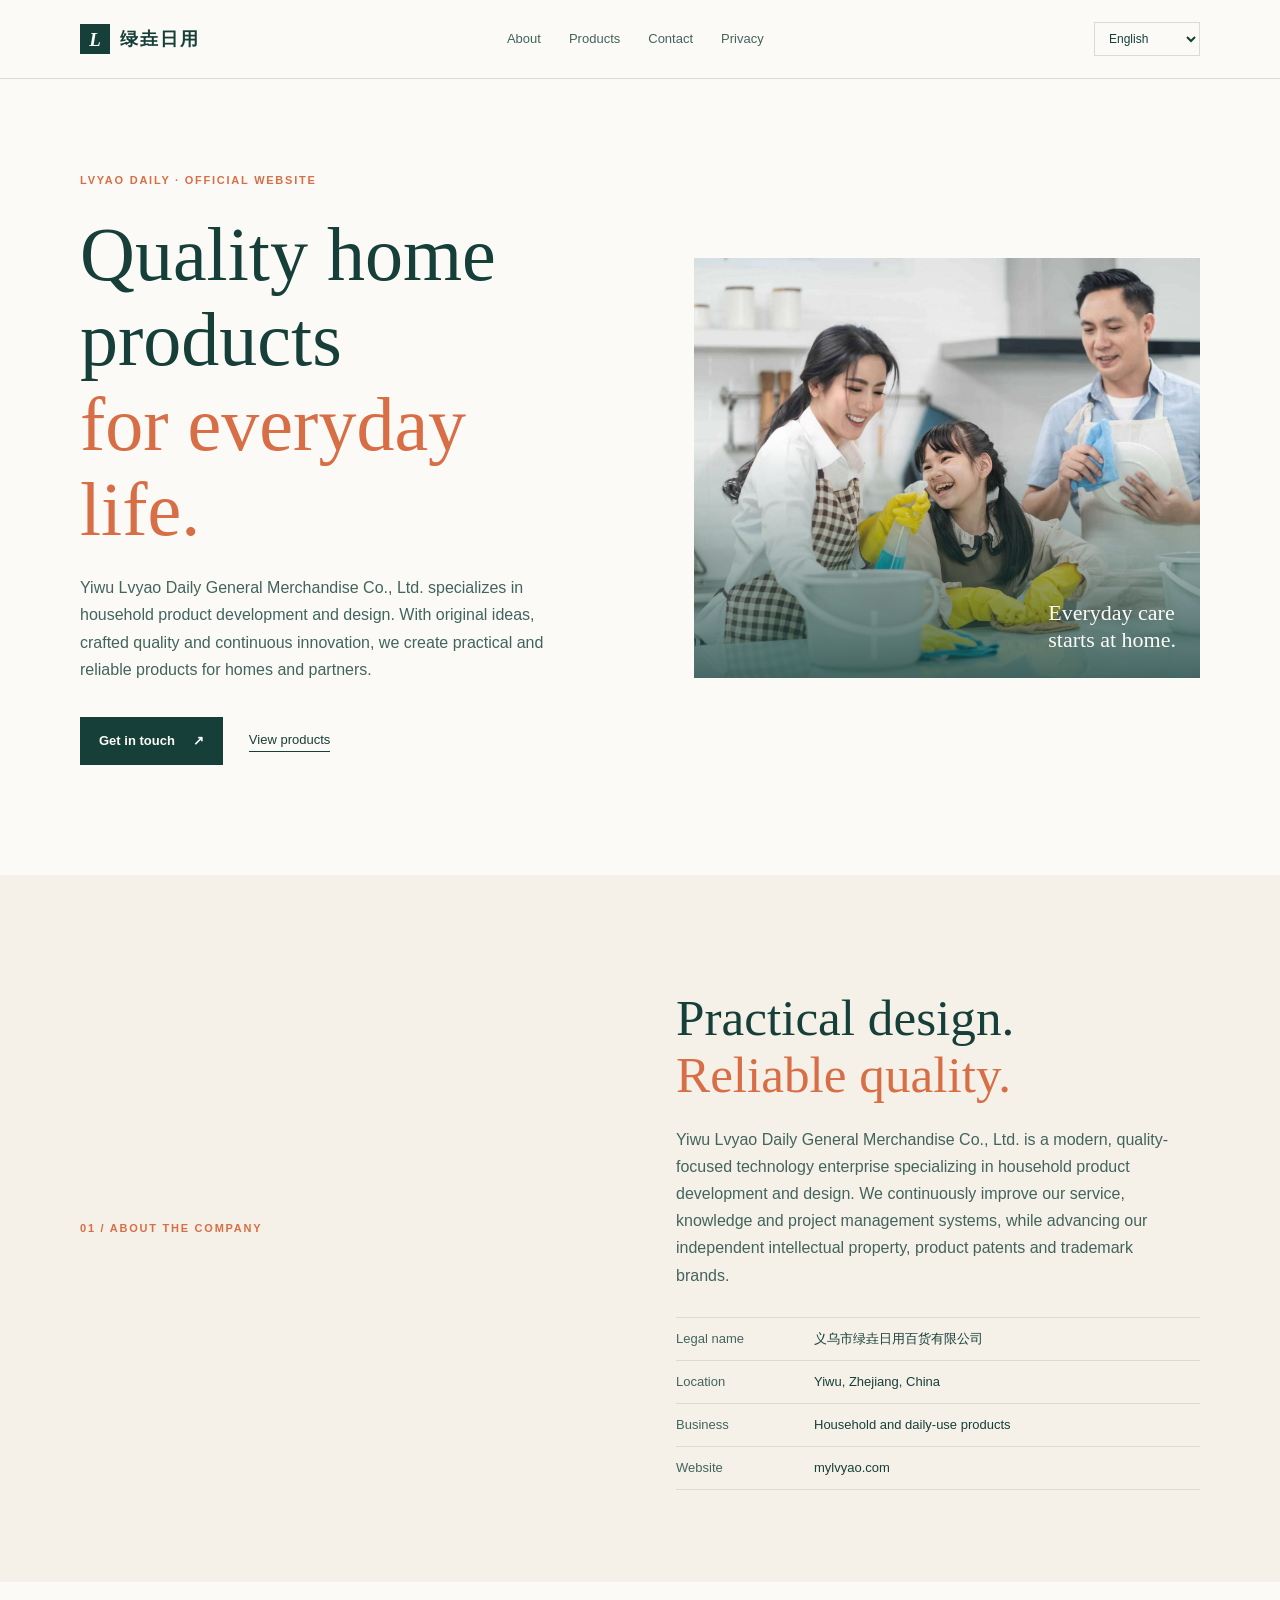
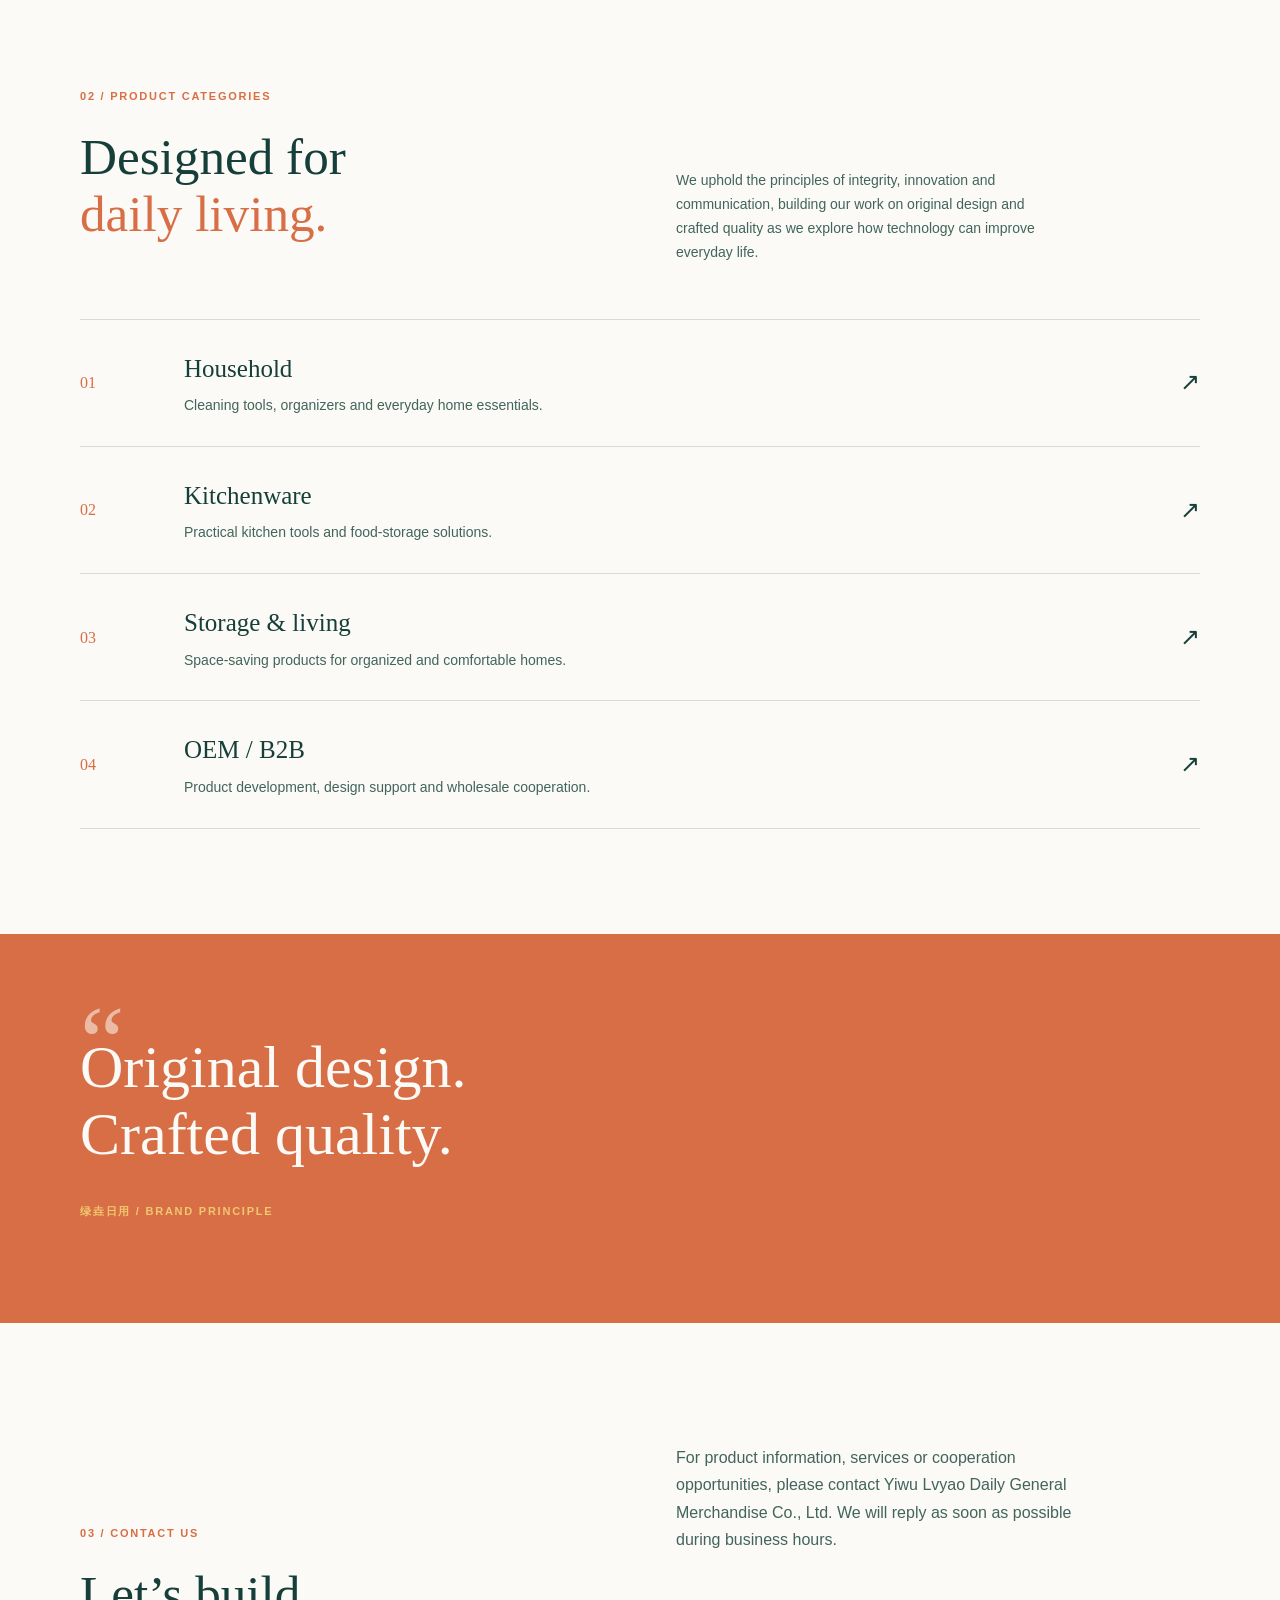
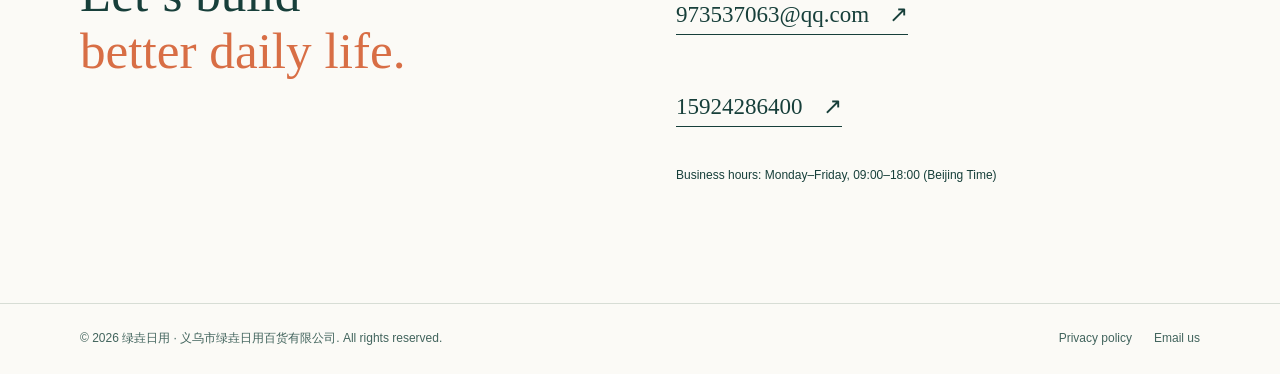
<file: index.html>
<!doctype html>
<html lang="en">
<head>
  <meta charset="utf-8">
  <meta name="viewport" content="width=device-width, initial-scale=1">
  <meta name="description" content="Yiwu Lvyao Daily General Merchandise Co., Ltd. develops thoughtfully designed, high-quality household products.">
  <meta name="theme-color" content="#173f3a">
  <title>绿垚日用 | Quality home products for everyday life</title>
  <link rel="stylesheet" href="styles.css">
</head>
<body>
  <header class="site-header">
    <div class="container nav-wrap">
      <a class="brand" href="/" aria-label="Lvyao Daily home">
        <span class="brand-mark">L</span>
        <span>绿垚日用</span>
      </a>
      <nav aria-label="Main navigation">
        <a href="#about">About</a>
        <a href="#products">Products</a>
        <a href="#contact">Contact</a>
        <a href="privacy.html">Privacy</a>
      </nav>
      <label class="language-picker">
        <span class="sr-only">Language</span>
        <select id="language-select" aria-label="Select language">
          <option value="zh-CN">简体中文</option>
          <option value="zh-TW">繁體中文</option>
          <option value="en">English</option>
          <option value="ja">日本語</option>
          <option value="ko">한국어</option>
        </select>
      </label>
    </div>
  </header>

  <main>
    <section class="hero">
      <div class="container hero-grid">
        <div class="hero-copy">
          <p class="eyebrow">LVYAO DAILY · OFFICIAL WEBSITE</p>
          <h1>Quality home products<br><em>for everyday life.</em></h1>
          <p class="hero-text" data-i18n="heroText">Yiwu Lvyao Daily General Merchandise Co., Ltd. specializes in household product development and design. With original ideas, crafted quality and continuous innovation, we create practical and reliable products for homes and partners.</p>
          <div class="hero-actions">
            <a class="button button-primary" href="#contact">Get in touch <span aria-hidden="true">↗</span></a>
            <a class="text-link" href="#products">View products</a>
          </div>
        </div>
        <div class="hero-visual" aria-label="品牌视觉展示">
          <figure class="hero-image">
            <img src="assets/family-cleaning.jpg" alt="Family cleaning together in a bright modern kitchen">
            <figcaption>Everyday care<br>starts at home.</figcaption>
          </figure>
        </div>
      </div>
    </section>

    <section class="intro-band" id="about">
      <div class="container intro-grid">
        <p class="section-kicker">01 / About the company</p>
        <div>
          <h2>Practical design.<br><em>Reliable quality.</em></h2>
          <p class="section-text" data-i18n="aboutText">Yiwu Lvyao Daily General Merchandise Co., Ltd. is a modern, quality-focused technology enterprise specializing in household product development and design. We continuously improve our service, knowledge and project management systems, while advancing our independent intellectual property, product patents and trademark brands.</p>
          <dl class="company-facts">
            <div><dt>Legal name</dt><dd>义乌市绿垚日用百货有限公司</dd></div>
            <div><dt>Location</dt><dd>Yiwu, Zhejiang, China</dd></div>
            <div><dt>Business</dt><dd>Household and daily-use products</dd></div>
            <div><dt>Website</dt><dd>mylvyao.com</dd></div>
          </dl>
        </div>
      </div>
    </section>

    <section class="services-section" id="products">
      <div class="container">
        <div class="section-heading">
          <div>
            <p class="section-kicker">02 / Product categories</p>
            <h2>Designed for<br><em>daily living.</em></h2>
          </div>
          <p class="section-text section-text-small" data-i18n="productsIntro">We uphold the principles of integrity, innovation and communication, building our work on original design and crafted quality as we explore how technology can improve everyday life.</p>
        </div>
        <div class="service-list">
          <article class="service-item">
            <span class="service-number">01</span>
            <div>
              <h3>Household</h3>
              <p>Cleaning tools, organizers and everyday home essentials.</p>
            </div>
            <span class="service-arrow" aria-hidden="true">↗</span>
          </article>
          <article class="service-item">
            <span class="service-number">02</span>
            <div>
              <h3>Kitchenware</h3>
              <p>Practical kitchen tools and food-storage solutions.</p>
            </div>
            <span class="service-arrow" aria-hidden="true">↗</span>
          </article>
          <article class="service-item">
            <span class="service-number">03</span>
            <div>
              <h3>Storage & living</h3>
              <p>Space-saving products for organized and comfortable homes.</p>
            </div>
            <span class="service-arrow" aria-hidden="true">↗</span>
          </article>
          <article class="service-item">
            <span class="service-number">04</span>
            <div>
              <h3>OEM / B2B</h3>
              <p>Product development, design support and wholesale cooperation.</p>
            </div>
            <span class="service-arrow" aria-hidden="true">↗</span>
          </article>
        </div>
      </div>
    </section>

    <section class="quote-band">
      <div class="container quote-wrap">
        <span class="quote-mark">“</span>
        <blockquote>Original design.<br>Crafted quality.</blockquote>
        <span class="quote-caption">绿垚日用 / BRAND PRINCIPLE</span>
      </div>
    </section>

    <section class="contact-section" id="contact">
      <div class="container contact-grid">
        <div>
          <p class="section-kicker">03 / Contact us</p>
          <h2>Let’s build<br><em>better daily life.</em></h2>
        </div>
        <div class="contact-details">
          <p data-i18n="contactText">For product information, services or cooperation opportunities, please contact Yiwu Lvyao Daily General Merchandise Co., Ltd. We will reply as soon as possible during business hours.</p>
          <a class="contact-email" href="mailto:973537063@qq.com">973537063@qq.com <span aria-hidden="true">↗</span></a>
          <a class="contact-email" href="tel:15924286400">15924286400 <span aria-hidden="true">↗</span></a>
          <p class="contact-note" data-i18n="businessHours">Business hours: Monday–Friday, 09:00–18:00 (Beijing Time)</p>
        </div>
      </div>
    </section>
  </main>

  <footer class="site-footer">
    <div class="container footer-wrap">
      <span>© 2026 绿垚日用 · 义乌市绿垚日用百货有限公司. All rights reserved.</span>
      <div>
        <a href="privacy.html" data-i18n="privacy">Privacy policy</a>
        <a href="mailto:973537063@qq.com" data-i18n="emailLink">Email us</a>
      </div>
    </div>
  </footer>
  <script src="translations.js"></script>
</body>
</html>
</file>
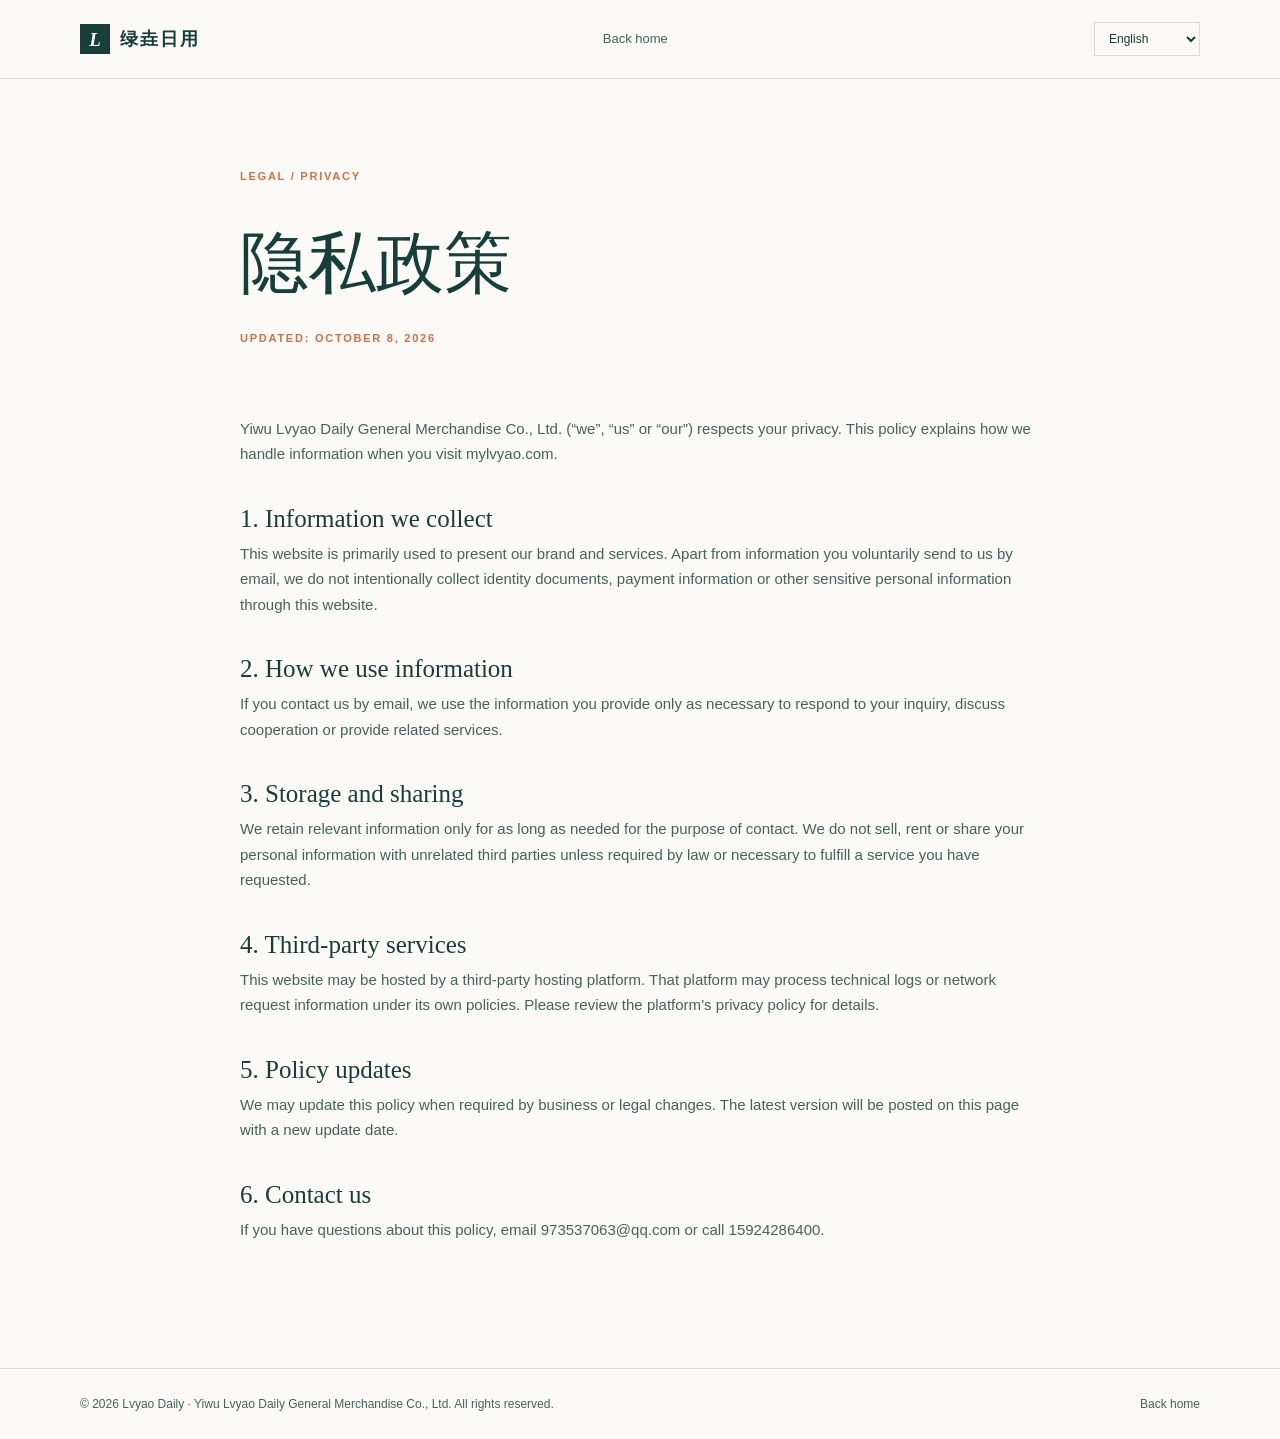
<file: privacy.html>
<!doctype html>
<html lang="en">
<head>
  <meta charset="utf-8">
  <meta name="viewport" content="width=device-width, initial-scale=1">
  <meta name="description" content="Privacy policy of Yiwu Lvyao Daily General Merchandise Co., Ltd.">
  <title>Privacy Policy | Lvyao Daily</title>
  <link rel="stylesheet" href="styles.css">
</head>
<body>
  <header class="site-header">
    <div class="container nav-wrap">
      <a class="brand" href="index.html" aria-label="Lvyao Daily home">
        <span class="brand-mark">L</span>
        <span>绿垚日用</span>
      </a>
      <a class="back-link" href="index.html" data-i18n="backHome">Back home <span aria-hidden="true">↗</span></a>
      <label class="language-picker">
        <span class="sr-only">Language</span>
        <select id="language-select" aria-label="Select language">
          <option value="zh-CN">简体中文</option>
          <option value="zh-TW">繁體中文</option>
          <option value="en">English</option>
          <option value="ja">日本語</option>
          <option value="ko">한국어</option>
        </select>
      </label>
    </div>
  </header>

  <main class="legal-page">
    <div class="container legal-wrap">
      <p class="section-kicker">LEGAL / PRIVACY</p>
      <h1>隐私政策</h1>
      <p class="legal-updated" data-i18n="updated">Updated: October 8, 2026</p>

      <div class="legal-content">
        <p data-i18n="privacyIntro">Yiwu Lvyao Daily General Merchandise Co., Ltd. (“we”, “us” or “our”) respects your privacy. This policy explains how we handle information when you visit <strong>mylvyao.com</strong>.</p>

        <h2 data-i18n="privacyH1">1. Information we collect</h2>
        <p data-i18n="privacyP1">This website is primarily used to present our brand and services. Apart from information you voluntarily send to us by email, we do not intentionally collect identity documents, payment information or other sensitive personal information through this website.</p>

        <h2 data-i18n="privacyH2">2. How we use information</h2>
        <p data-i18n="privacyP2">If you contact us by email, we use the information you provide only as necessary to respond to your inquiry, discuss cooperation or provide related services.</p>

        <h2 data-i18n="privacyH3">3. Storage and sharing</h2>
        <p data-i18n="privacyP3">We retain relevant information only for as long as needed for the purpose of contact. We do not sell, rent or share your personal information with unrelated third parties unless required by law or necessary to fulfill a service you have requested.</p>

        <h2 data-i18n="privacyH4">4. Third-party services</h2>
        <p data-i18n="privacyP4">This website may be hosted by a third-party hosting platform. That platform may process technical logs or network request information under its own policies. Please review the platform’s privacy policy for details.</p>

        <h2 data-i18n="privacyH5">5. Policy updates</h2>
        <p data-i18n="privacyP5">We may update this policy when required by business or legal changes. The latest version will be posted on this page with a new update date.</p>

        <h2 data-i18n="privacyH6">6. Contact us</h2>
        <p data-i18n="privacyP6">If you have questions about this policy, email <a href="mailto:973537063@qq.com">973537063@qq.com</a> or call <a href="tel:15924286400">15924286400</a>.</p>
      </div>
    </div>
  </main>

  <footer class="site-footer">
    <div class="container footer-wrap">
      <span>© 2026 Lvyao Daily · Yiwu Lvyao Daily General Merchandise Co., Ltd. All rights reserved.</span>
      <a href="index.html" data-i18n="backHome">Back home</a>
    </div>
  </footer>
  <script src="translations.js"></script>
</body>
</html>
</file>
<file: styles.css>
:root {
  --ink: #173f3a;
  --ink-soft: #42645d;
  --cream: #f5f1e8;
  --paper: #fbfaf6;
  --line: #d7ddd5;
  --orange: #d86e45;
  --yellow: #f1c76f;
}

* { box-sizing: border-box; }

html { scroll-behavior: smooth; }

body {
  margin: 0;
  color: var(--ink);
  background: var(--paper);
  font-family: "Microsoft YaHei", "PingFang SC", Arial, sans-serif;
  line-height: 1.7;
}

a { color: inherit; text-decoration: none; }
a:hover { color: var(--orange); }

.container {
  width: min(1120px, calc(100% - 48px));
  margin: 0 auto;
}

.site-header {
  border-bottom: 1px solid var(--line);
  background: rgba(251, 250, 246, .96);
}

.nav-wrap, .footer-wrap {
  display: flex;
  align-items: center;
  justify-content: space-between;
  min-height: 78px;
}

.language-picker {
  position: relative;
  margin-left: 24px;
}

.language-picker select {
  min-width: 104px;
  padding: 8px 26px 8px 10px;
  border: 1px solid var(--line);
  border-radius: 0;
  color: var(--ink);
  background: var(--paper);
  font: inherit;
  font-size: 12px;
  cursor: pointer;
}

.sr-only {
  position: absolute;
  width: 1px;
  height: 1px;
  padding: 0;
  overflow: hidden;
  clip: rect(0, 0, 0, 0);
  white-space: nowrap;
  border: 0;
}

.brand {
  display: inline-flex;
  align-items: center;
  gap: 10px;
  font-size: 18px;
  font-weight: 800;
  letter-spacing: .12em;
}

.brand-mark {
  display: grid;
  width: 30px;
  height: 30px;
  place-items: center;
  color: var(--paper);
  background: var(--ink);
  font-family: Georgia, serif;
  font-size: 19px;
  font-style: italic;
  letter-spacing: 0;
}

nav { display: flex; gap: 28px; font-size: 13px; }
nav a, .back-link { color: var(--ink-soft); }

.hero {
  padding: 92px 0 110px;
  overflow: hidden;
}

.hero-grid, .intro-grid, .section-heading, .contact-grid {
  display: grid;
  grid-template-columns: 1fr 1fr;
  gap: 72px;
  align-items: center;
}

.eyebrow, .section-kicker, .visual-label, .quote-caption, .legal-updated {
  margin: 0;
  color: var(--orange);
  font-size: 11px;
  font-weight: 800;
  letter-spacing: .16em;
  text-transform: uppercase;
}

.hero h1, h2, blockquote {
  margin: 22px 0;
  font-family: Georgia, "Songti SC", serif;
  font-weight: 400;
  line-height: 1.12;
  letter-spacing: 0;
}

.hero h1 {
  font-size: clamp(42px, 6vw, 76px);
}

h1 em, h2 em { color: var(--orange); font-style: normal; }

.hero-text, .section-text {
  max-width: 500px;
  color: var(--ink-soft);
  font-size: 16px;
}

.hero-actions {
  display: flex;
  align-items: center;
  gap: 26px;
  margin-top: 34px;
}

.button {
  display: inline-flex;
  align-items: center;
  gap: 18px;
  padding: 13px 19px;
  font-size: 13px;
  font-weight: 700;
}

.button-primary { color: var(--paper); background: var(--ink); }
.button-primary:hover { color: var(--paper); background: var(--orange); }
.text-link { border-bottom: 1px solid var(--ink); font-size: 13px; }

.hero-visual {
  position: relative;
  min-height: 420px;
}

.hero-image {
  position: absolute;
  inset: 0 0 0 18px;
  margin: 0;
  overflow: hidden;
  background: var(--ink);
}

.hero-image::after {
  position: absolute;
  inset: 0;
  background: linear-gradient(180deg, rgba(23, 63, 58, 0) 45%, rgba(23, 63, 58, .76) 100%);
  content: "";
}

.hero-image img {
  display: block;
  width: 100%;
  height: 100%;
  object-fit: cover;
  object-position: center;
}

.hero-image figcaption {
  position: absolute;
  z-index: 1;
  right: 24px;
  bottom: 24px;
  margin: 0;
  color: var(--paper);
  font-family: Georgia, serif;
  font-size: 22px;
  line-height: 1.25;
}

.intro-band { padding: 92px 0; background: var(--cream); }
h2 { font-size: clamp(34px, 4vw, 52px); }
.section-text { margin: 0; }

.company-facts {
  margin: 28px 0 0;
  border-top: 1px solid var(--line);
}

.company-facts div {
  display: grid;
  grid-template-columns: 120px 1fr;
  gap: 18px;
  padding: 10px 0;
  border-bottom: 1px solid var(--line);
  font-size: 13px;
}

.company-facts dt { color: var(--ink-soft); }
.company-facts dd { margin: 0; }

.services-section { padding: 105px 0; }
.section-heading { align-items: end; margin-bottom: 54px; }
.section-text-small { max-width: 360px; font-size: 14px; }
.service-list { border-top: 1px solid var(--line); }
.service-item {
  display: grid;
  grid-template-columns: 80px 1fr 40px;
  gap: 24px;
  align-items: center;
  padding: 28px 0;
  border-bottom: 1px solid var(--line);
}
.service-number { color: var(--orange); font-family: Georgia, serif; }
.service-item h3 { margin: 0 0 4px; font-family: Georgia, serif; font-size: 25px; font-weight: 400; }
.service-item p { margin: 0; color: var(--ink-soft); font-size: 14px; }
.service-arrow { font-size: 24px; text-align: right; }

.quote-band { padding: 100px 0; color: var(--paper); background: var(--orange); }
.quote-wrap { position: relative; }
.quote-mark { position: absolute; top: -42px; left: 0; font-family: Georgia, serif; font-size: 100px; line-height: 1; opacity: .55; }
blockquote { position: relative; margin: 0 0 28px; font-size: clamp(35px, 5vw, 60px); }
.quote-caption { color: var(--yellow); }

.contact-section { padding: 105px 0; }
.contact-details { max-width: 400px; }
.contact-details > p:first-child { color: var(--ink-soft); }
.contact-email { display: inline-flex; gap: 20px; margin: 26px 0; border-bottom: 1px solid var(--ink); font-family: Georgia, serif; font-size: 23px; }
.contact-note { font-size: 12px; }

.site-footer { border-top: 1px solid var(--line); color: var(--ink-soft); font-size: 12px; }
.footer-wrap { min-height: 70px; }
.footer-wrap div { display: flex; gap: 22px; }
.back-link { font-size: 13px; }

.legal-page { padding: 88px 0 110px; }
.legal-wrap { max-width: 800px; }
.legal-page h1 { margin: 20px 0 8px; font-family: Georgia, "Songti SC", serif; font-size: clamp(42px, 6vw, 68px); font-weight: 400; }
.legal-content { margin-top: 68px; color: var(--ink-soft); }
.legal-content h2 { margin: 38px 0 8px; color: var(--ink); font-size: 25px; }
.legal-content p { margin: 0 0 16px; font-size: 15px; }
.legal-content a { color: var(--orange); }

@media (max-width: 720px) {
  .container { width: min(100% - 36px, 560px); }
  .nav-wrap { min-height: 68px; }
  nav { display: none; }
  .language-picker { margin-left: auto; }
  .hero { padding: 62px 0 72px; }
  .hero-grid, .intro-grid, .section-heading, .contact-grid { grid-template-columns: 1fr; gap: 42px; }
  .hero h1 { font-size: 48px; }
  .hero-visual { min-height: 340px; }
  .hero-image { inset: 10px 22px 10px 0; }
  .intro-band, .services-section, .contact-section { padding: 70px 0; }
  .service-item { grid-template-columns: 40px 1fr 25px; gap: 12px; }
  .service-item p { font-size: 13px; }
  .company-facts div { grid-template-columns: 100px 1fr; }
  .quote-band { padding: 75px 0; }
  .footer-wrap { align-items: flex-start; flex-direction: column; justify-content: center; gap: 8px; padding: 18px 0; }
}
</file>
